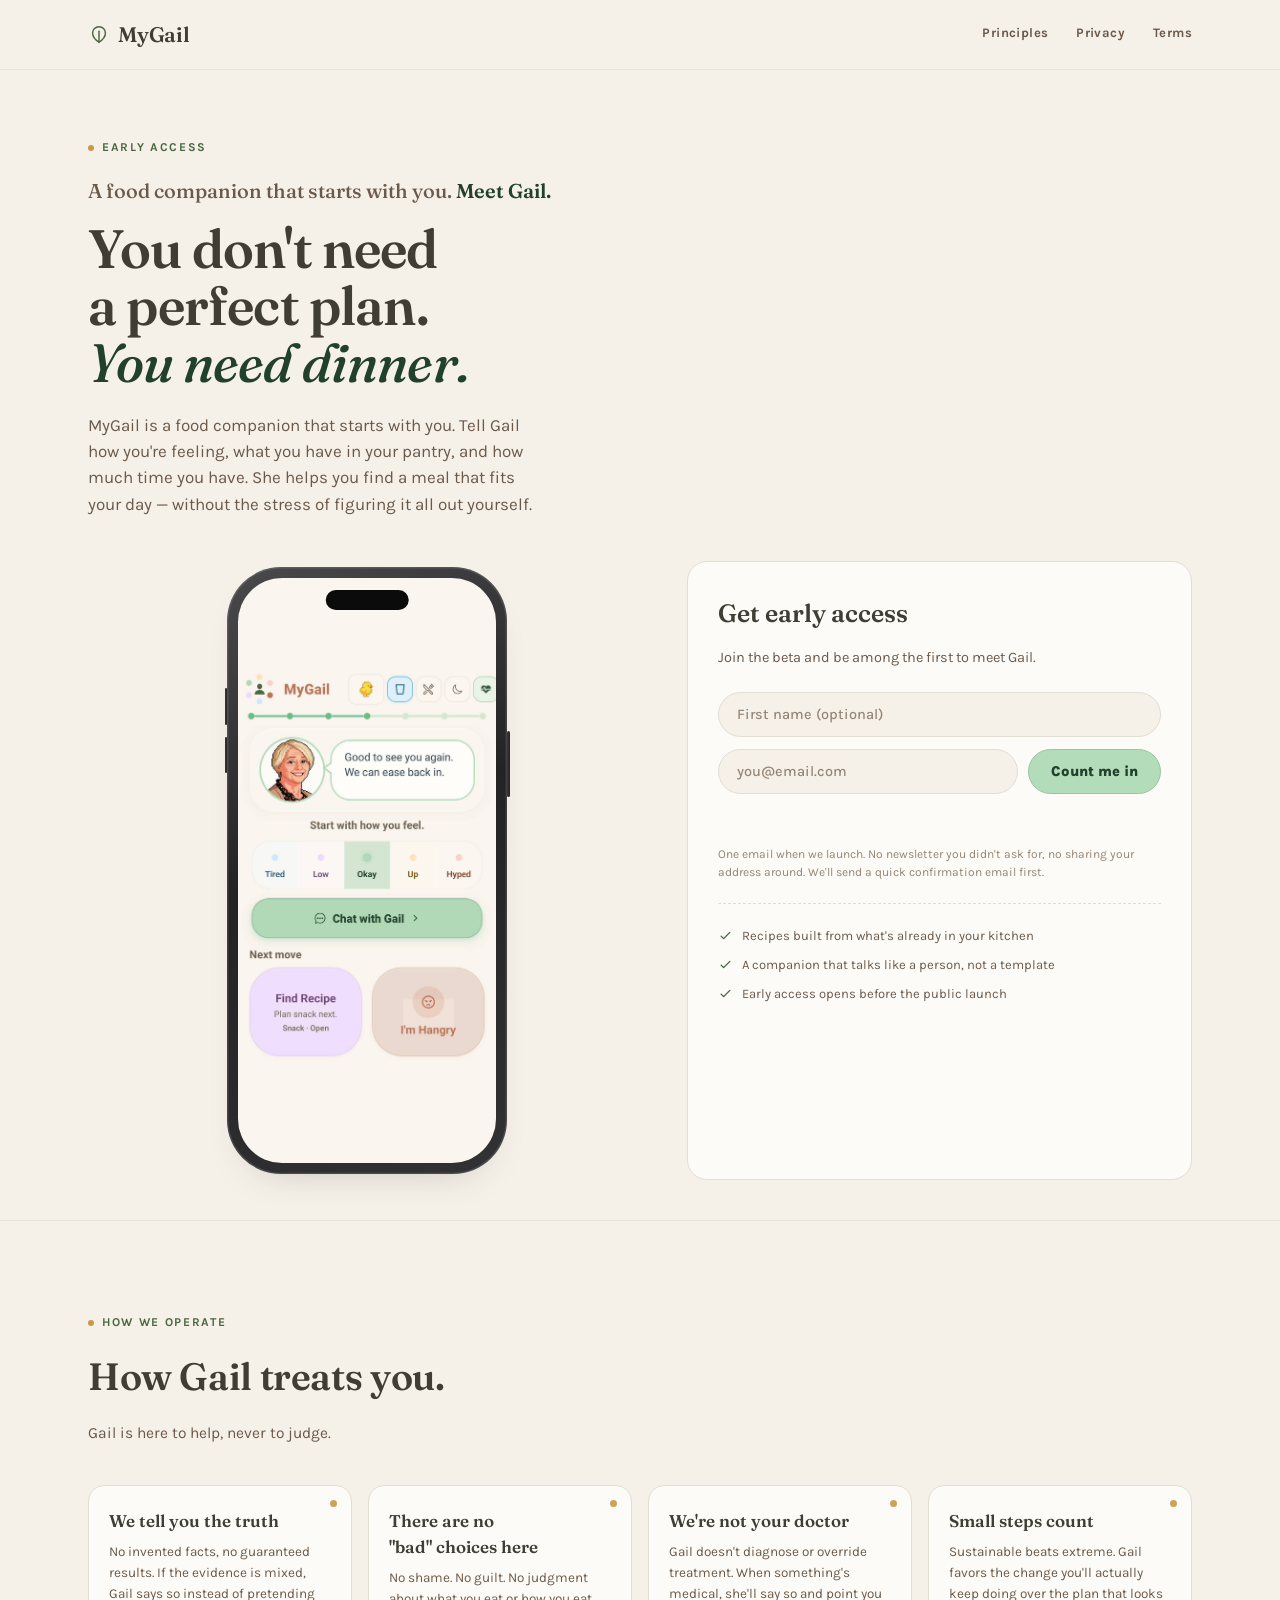
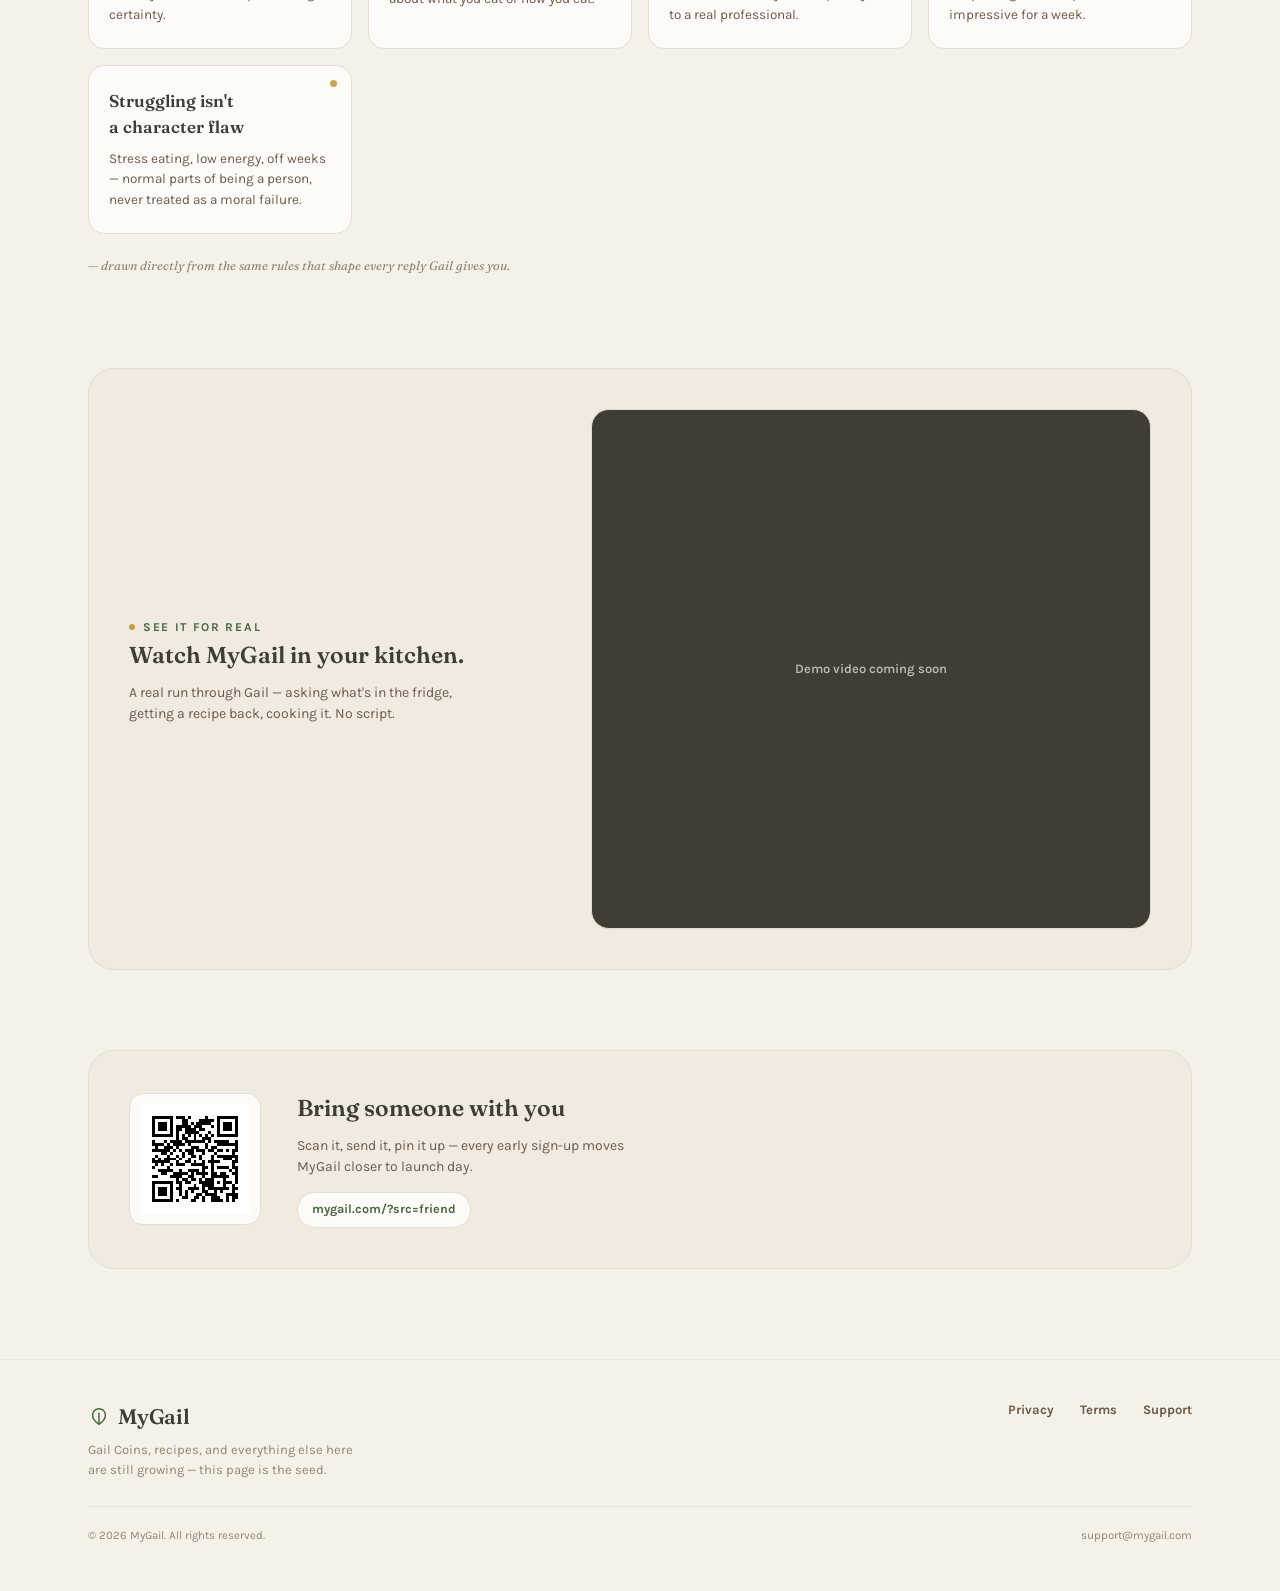
<file: index.html>
<!doctype html>
<html lang="en">
<head>
<meta charset="utf-8">
<meta name="viewport" content="width=device-width,initial-scale=1">
<title>MyGail — Get Early Access</title>
<meta name="description" content="MyGail is a food companion that starts with you. Tell Gail how you're feeling, what's in your pantry, and how much time you have — she helps you find a meal that fits your day. Join the beta.">
<link rel="preconnect" href="https://fonts.googleapis.com">
<link rel="preconnect" href="https://fonts.gstatic.com" crossorigin>
<link href="https://fonts.googleapis.com/css2?family=Fraunces:ital,opsz,wght@0,9..144,400..600;1,9..144,500&family=Karla:wght@500;600;700;800&display=swap" rel="stylesheet">
<!--
  Analytics: not wired up yet. Once you pick a tool (Plausible is a good
  privacy-friendly default that pairs well with a waitlist page), drop its
  snippet here. Example for Plausible:
  <script defer data-domain="mygail.com" src="https://plausible.io/js/script.js"></script>
-->
<style>
  :root {
    --ground: #F5F0E8;
    --surface: #FDFBF7;
    --surface-dim: #F1EAE0;
    --border: #E3DED4;
    --border-soft: #EAE4D9;
    --ink: #3F3D34;
    --ink-soft: #6B5A4A;
    --ink-faint: #948573;
    --sage: #B3DDBA;
    --sage-border: #9AC5A2;
    --sage-deep: #21412C;
    --moss: #4A6741;
    --honey: #C79A45;
    --honey-soft: #F1E4C8;
    --dinner-fill: #FFE8E3;
    --dinner-border: #EDC2B8;
    --shadow-soft: 0 18px 40px -28px rgba(63, 61, 52, 0.35);
    --radius-card: 20px;
    --radius-pill: 999px;
    --max: 1160px;
  }

  * { box-sizing: border-box; }
  html { scroll-behavior: smooth; }

  body {
    margin: 0;
    background: var(--ground);
    color: var(--ink);
    font-family: 'Karla', -apple-system, sans-serif;
    font-size: 16px;
    line-height: 1.55;
    -webkit-font-smoothing: antialiased;
  }

  img, svg, video { display: block; max-width: 100%; }

  a { color: inherit; }

  h1, h2, h3 {
    font-family: 'Fraunces', Georgia, serif;
    font-weight: 600;
    color: var(--ink);
    text-wrap: balance;
    margin: 0;
  }

  .wrap {
    max-width: var(--max);
    margin: 0 auto;
    padding: 0 28px;
  }

  .eyebrow {
    font-family: 'Karla', sans-serif;
    font-weight: 700;
    font-size: 12px;
    letter-spacing: 0.14em;
    text-transform: uppercase;
    color: var(--moss);
    display: inline-flex;
    align-items: center;
    gap: 8px;
  }

  .eyebrow .dot {
    width: 6px;
    height: 6px;
    border-radius: 50%;
    background: var(--honey);
  }

  /* ---------- header ---------- */
  header.site {
    position: sticky;
    top: 0;
    z-index: 20;
    background: rgba(245, 240, 232, 0.86);
    backdrop-filter: blur(10px);
    border-bottom: 1px solid var(--border-soft);
  }
  header.site .bar {
    display: flex;
    align-items: center;
    justify-content: space-between;
    padding: 18px 28px;
  }
  .wordmark {
    font-family: 'Fraunces', serif;
    font-weight: 600;
    font-size: 21px;
    letter-spacing: -0.01em;
    display: flex;
    align-items: center;
    gap: 8px;
    text-decoration: none;
    color: var(--ink);
  }
  .wordmark svg { width: 22px; height: 22px; }
  nav.site-nav {
    display: flex;
    gap: 28px;
    font-size: 13px;
    font-weight: 700;
    letter-spacing: 0.03em;
  }
  nav.site-nav a {
    text-decoration: none;
    color: var(--ink-soft);
    border-bottom: 1px solid transparent;
    padding-bottom: 2px;
    transition: color 0.15s ease, border-color 0.15s ease;
  }
  nav.site-nav a:hover, nav.site-nav a:focus-visible {
    color: var(--sage-deep);
    border-color: var(--sage-border);
  }
  @media (max-width: 620px) {
    nav.site-nav { display: none; }
  }

  /* ---------- hero ---------- */
  .hero {
    padding: 64px 0 40px;
  }
  .hero-head {
    max-width: 640px;
    margin-bottom: 44px;
  }
  .hero-head .eyebrow { margin-bottom: 18px; }
  .hero-lead {
    font-family: 'Fraunces', Georgia, serif;
    font-size: 20px;
    font-weight: 500;
    color: var(--ink-soft);
    margin: 0 0 14px;
  }
  .hero-lead strong { color: var(--sage-deep); font-weight: 600; }
  .hero-head h1 {
    font-size: clamp(34px, 5.4vw, 54px);
    line-height: 1.06;
    letter-spacing: -0.015em;
  }
  .hero-head h1 em {
    font-style: italic;
    font-weight: 500;
    color: var(--sage-deep);
  }
  .hero-head p.sub {
    margin-top: 20px;
    font-size: 17px;
    color: var(--ink-soft);
    max-width: 46ch;
  }

  .hero-grid {
    display: grid;
    grid-template-columns: minmax(0, 1.05fr) minmax(0, 0.95fr);
    gap: 40px;
    align-items: start;
  }
  @media (max-width: 880px) {
    .hero-grid { grid-template-columns: 1fr; gap: 32px; }
  }

  /* ---------- phone demo (real iPhone-style frame) ---------- */
  .phone-stage {
    display: flex;
    justify-content: center;
    padding: 6px 26px;
  }
  .phone {
    position: relative;
    width: 100%;
    max-width: 280px;
    aspect-ratio: 9 / 19.5;
    background: linear-gradient(155deg, #4a4a4d, #232325 45%, #323234 100%);
    border-radius: 54px;
    padding: 11px;
    box-shadow: var(--shadow-soft), inset 0 0 0 1.5px rgba(255,255,255,0.12);
  }
  .phone-btn {
    position: absolute;
    background: linear-gradient(90deg, #3a3a3c, #232325);
    border-radius: 3px;
  }
  .phone-btn-power { right: -2.5px; top: 27%; width: 2.5px; height: 11%; }
  .phone-btn-vol-up { left: -2.5px; top: 20%; width: 2.5px; height: 6%; }
  .phone-btn-vol-down { left: -2.5px; top: 28%; width: 2.5px; height: 6%; }
  .phone-screen {
    background: #FAF5EF;
    border-radius: 44px;
    height: 100%;
    position: relative;
    overflow: hidden;
    font-family: -apple-system, BlinkMacSystemFont, 'Segoe UI', Roboto, sans-serif;
  }
  .dynamic-island {
    position: absolute;
    top: 12px;
    left: 50%;
    transform: translateX(-50%);
    width: 32%;
    height: 3.2%;
    min-height: 20px;
    background: #0b0b0c;
    border-radius: 999px;
    z-index: 3;
  }
  .phone-real-shot {
    position: absolute;
    top: 15%;
    left: 0;
    right: 0;
    bottom: 0;
    width: 100%;
    height: 85%;
    object-fit: contain;
    object-position: top center;
    z-index: 1;
  }
  .phone-header {
    display: flex;
    align-items: center;
    gap: 9px;
    margin-bottom: 16px;
  }
  .phone-avatar {
    width: 34px;
    height: 34px;
    border-radius: 50%;
    overflow: hidden;
    border: 2px solid #B1D8B7;
    background: #fff;
    flex-shrink: 0;
  }
  .phone-avatar img {
    width: 100%;
    height: 100%;
    object-fit: cover;
    display: block;
  }
  .phone-header .name {
    font-weight: 800;
    font-size: 13.5px;
    color: var(--ink);
  }
  .phone-header .status {
    font-size: 11px;
    color: var(--moss);
    font-weight: 600;
  }

  .thread {
    flex: 1;
    display: flex;
    flex-direction: column;
    gap: 10px;
    justify-content: flex-end;
  }

  /* Bubble shape, colors, and side tail match the real ChatScreen exactly:
     white fill, a 2px identity-colored border (sage for Gail, blue for the
     user), uniform rounded corners, and a small triangular tail — not the
     generic solid-fill/cut-corner bubble pattern most chat mockups use. */
  .bubble {
    position: relative;
    max-width: 84%;
    padding: 10px 13px;
    border-radius: 20px;
    border-width: 2px;
    border-style: solid;
    background: #FFFFFF;
    color: #334155;
    font-size: 13.5px;
    font-weight: 600;
    line-height: 1.42;
    opacity: 0;
    transform: translateY(6px);
    animation: rise 0.38s ease forwards;
    box-shadow: 0 2px 8px rgba(63, 61, 52, 0.08);
  }
  @keyframes rise {
    to { opacity: 1; transform: translateY(0); }
  }
  .bubble.user {
    align-self: flex-end;
    border-color: #9EC4D1;
    margin-right: 8px;
  }
  .bubble.gail {
    align-self: flex-start;
    border-color: #B1D8B7;
    margin-left: 8px;
  }
  .bubble.gail::before, .bubble.gail::after,
  .bubble.user::before, .bubble.user::after {
    content: "";
    position: absolute;
    top: 50%;
    width: 0;
    height: 0;
    border-top: 6px solid transparent;
    border-bottom: 6px solid transparent;
  }
  .bubble.gail::before { left: -8px; margin-top: -6px; border-right: 8px solid #B1D8B7; }
  .bubble.gail::after { left: -6px; margin-top: -5px; border-top-width: 5px; border-bottom-width: 5px; border-right: 7px solid #FFFFFF; }
  .bubble.user::before { right: -8px; margin-top: -6px; border-left: 8px solid #9EC4D1; }
  .bubble.user::after { right: -6px; margin-top: -5px; border-top-width: 5px; border-bottom-width: 5px; border-left: 7px solid #FFFFFF; }
  .bubble.gail .cursor {
    display: inline-block;
    width: 2px;
    height: 12px;
    background: var(--ink-faint);
    margin-left: 2px;
    vertical-align: -2px;
    animation: blink 0.9s step-end infinite;
  }
  @keyframes blink { 50% { opacity: 0; } }

  /* Recipe card mirrors ChatRecipeCard's real cream/tan surface, not a
     generic accent-colored card. */
  .recipe-card {
    align-self: flex-start;
    max-width: 84%;
    background: #FFFDF9;
    border: 1px solid #E2D8CB;
    border-radius: 16px;
    padding: 11px 13px;
    margin-left: 8px;
    opacity: 0;
    transform: translateY(6px) scale(0.97);
    animation: rise 0.42s ease forwards;
  }
  .recipe-card .tag {
    display: inline-block;
    font-size: 10px;
    font-weight: 900;
    letter-spacing: 0.06em;
    text-transform: uppercase;
    color: #4F8A47;
    background: #E4F4E0;
    padding: 2px 8px;
    border-radius: 999px;
    margin-bottom: 6px;
  }
  .recipe-card .name {
    font-weight: 800;
    font-size: 15px;
    color: #334155;
    margin-bottom: 5px;
  }
  .recipe-card .meta {
    display: flex;
    gap: 10px;
    font-size: 11px;
    font-weight: 700;
    color: #64748B;
  }

  .phone-input {
    margin-top: 14px;
    display: flex;
    align-items: center;
    gap: 8px;
    background: var(--surface);
    border: 1px solid var(--border);
    border-radius: var(--radius-pill);
    padding: 9px 8px 9px 15px;
  }
  .phone-input .ph {
    flex: 1;
    font-size: 12px;
    font-weight: 500;
    color: var(--ink-faint);
  }
  .phone-input .send {
    width: 26px;
    height: 26px;
    border-radius: 50%;
    background: var(--sage-deep);
    flex-shrink: 0;
  }

  /* ---------- signup card ---------- */
  .signup-card {
    background: var(--surface);
    border: 1px solid var(--border);
    border-radius: var(--radius-card);
    padding: 32px 30px 28px;
    height: 100%;
  }
  .signup-card h2 {
    font-size: 25px;
    margin-bottom: 10px;
  }
  .signup-card p.lead {
    color: var(--ink-soft);
    font-size: 14.5px;
    margin-bottom: 22px;
    max-width: 40ch;
  }
  form.signup {
    display: flex;
    flex-direction: column;
    gap: 12px;
  }
  .field-row {
    display: flex;
    gap: 10px;
  }
  input[type="email"], input.name-field {
    flex: 1;
    width: 100%;
    font-family: 'Karla', sans-serif;
    font-size: 14.5px;
    font-weight: 600;
    color: var(--ink);
    background: var(--ground);
    border: 1px solid var(--border);
    border-radius: var(--radius-pill);
    padding: 13px 18px;
    outline: none;
    transition: border-color 0.15s ease, box-shadow 0.15s ease;
  }
  input[type="email"]::placeholder, input.name-field::placeholder { color: var(--ink-faint); font-weight: 500; }
  input[type="email"]:focus-visible, input.name-field:focus-visible {
    border-color: var(--sage-border);
    box-shadow: 0 0 0 3px rgba(154, 197, 162, 0.35);
  }
  button.cta {
    font-family: 'Karla', sans-serif;
    font-weight: 800;
    font-size: 14.5px;
    color: var(--sage-deep);
    background: var(--sage);
    border: 1px solid var(--sage-border);
    border-radius: var(--radius-pill);
    padding: 13px 22px;
    cursor: pointer;
    transition: transform 0.12s ease, background 0.15s ease;
  }
  button.cta:hover { background: #A5D4AD; }
  button.cta:active { transform: scale(0.98); }
  button.cta:focus-visible { outline: 3px solid var(--sage-deep); outline-offset: 2px; }
  button.cta:disabled { opacity: 0.6; cursor: default; }

  .fine-print {
    margin-top: 14px;
    font-size: 12px;
    color: var(--ink-faint);
    line-height: 1.5;
  }

  .form-note {
    margin-top: 12px;
    font-size: 13px;
    font-weight: 600;
    line-height: 1.5;
  }
  .form-note.ok { color: var(--moss); }
  .form-note.err { color: #8A4A3A; }

  .signup-divider {
    margin: 22px 0;
    border-top: 1px dashed var(--border);
  }

  .signup-facts {
    display: flex;
    flex-direction: column;
    gap: 9px;
  }
  .signup-facts .fact {
    display: flex;
    gap: 9px;
    align-items: flex-start;
    font-size: 13px;
    color: var(--ink-soft);
  }
  .signup-facts svg { flex-shrink: 0; margin-top: 2px; width: 15px; height: 15px; color: var(--moss); }

  /* ---------- principles ---------- */
  .principles {
    padding: 88px 0 70px;
    border-top: 1px solid var(--border-soft);
  }
  .section-head {
    max-width: 620px;
    margin-bottom: 40px;
  }
  .section-head .eyebrow { margin-bottom: 16px; }
  .section-head h2 {
    font-size: clamp(28px, 3.6vw, 38px);
    letter-spacing: -0.01em;
  }
  .section-head p {
    margin-top: 14px;
    color: var(--ink-soft);
    font-size: 15.5px;
    max-width: 52ch;
  }

  .principle-grid {
    display: grid;
    grid-template-columns: repeat(auto-fit, minmax(230px, 1fr));
    gap: 16px;
  }
  .principle-card {
    background: var(--surface);
    border: 1px solid var(--border);
    border-radius: 16px;
    padding: 22px 20px;
    position: relative;
  }
  .principle-card::before {
    content: "";
    position: absolute;
    top: 14px;
    right: 14px;
    width: 7px;
    height: 7px;
    border-radius: 50%;
    background: var(--honey);
    opacity: 0.9;
  }
  .principle-card h3 {
    font-size: 17px;
    font-weight: 600;
    margin-bottom: 8px;
    padding-right: 14px;
  }
  .principle-card p {
    font-size: 13.5px;
    color: var(--ink-soft);
    line-height: 1.55;
    margin: 0;
  }
  .principle-source {
    margin-top: 22px;
    font-size: 12.5px;
    color: var(--ink-faint);
    font-style: italic;
    font-family: 'Fraunces', serif;
  }

  /* ---------- demo video ---------- */
  .demo {
    padding: 10px 0 70px;
  }
  .demo-frame {
    background: var(--surface-dim);
    border: 1px solid var(--border);
    border-radius: 26px;
    padding: 40px;
    display: grid;
    grid-template-columns: 1fr minmax(0, 560px);
    gap: 36px;
    align-items: center;
  }
  @media (max-width: 780px) {
    .demo-frame { grid-template-columns: 1fr; padding: 32px 24px; }
  }
  .demo-copy h2 { font-size: 23px; margin-bottom: 8px; }
  .demo-copy p { color: var(--ink-soft); font-size: 14px; max-width: 42ch; margin: 0; }
  .demo-video {
    width: 100%;
    aspect-ratio: 9 / 16;
    max-height: 520px;
    background: var(--ink);
    border-radius: 18px;
    border: 1px solid var(--border);
    overflow: hidden;
  }
  .demo-video video { width: 100%; height: 100%; object-fit: cover; }
  .demo-video .demo-pending {
    width: 100%;
    height: 100%;
    display: flex;
    align-items: center;
    justify-content: center;
    padding: 24px;
    text-align: center;
    color: var(--ground);
    font-size: 13px;
    font-weight: 600;
    opacity: 0.7;
  }

  /* ---------- share / qr ---------- */
  .share {
    padding: 10px 0 90px;
  }
  .share-card {
    background: var(--surface-dim);
    border: 1px solid var(--border);
    border-radius: 26px;
    padding: 40px;
    display: grid;
    grid-template-columns: auto 1fr;
    gap: 36px;
    align-items: center;
  }
  @media (max-width: 700px) {
    .share-card { grid-template-columns: 1fr; justify-items: center; text-align: center; padding: 32px 24px; }
  }
  .qr-tile {
    width: 132px;
    height: 132px;
    background: var(--surface);
    border: 1px solid var(--border);
    border-radius: 14px;
    padding: 10px;
    flex-shrink: 0;
  }
  .qr-tile img { width: 100%; height: 100%; display: block; }
  .share-copy h2 {
    font-size: 23px;
    margin-bottom: 8px;
  }
  .share-copy p {
    color: var(--ink-soft);
    font-size: 14px;
    max-width: 46ch;
    margin: 0 0 14px;
  }
  .share-tag {
    display: inline-flex;
    align-items: center;
    gap: 7px;
    background: var(--surface);
    border: 1px solid var(--border);
    border-radius: var(--radius-pill);
    padding: 7px 14px;
    font-size: 12.5px;
    font-weight: 700;
    color: var(--moss);
    font-family: 'Karla', monospace;
  }

  /* ---------- footer ---------- */
  footer.site {
    border-top: 1px solid var(--border-soft);
    padding: 40px 0 46px;
  }
  .footer-row {
    display: flex;
    justify-content: space-between;
    align-items: flex-start;
    gap: 24px;
    flex-wrap: wrap;
  }
  .footer-brand .wordmark { margin-bottom: 8px; }
  .footer-brand p {
    font-size: 13px;
    color: var(--ink-faint);
    max-width: 34ch;
    margin: 0;
  }
  .footer-links {
    display: flex;
    gap: 26px;
    font-size: 13px;
    font-weight: 700;
  }
  .footer-links a { text-decoration: none; color: var(--ink-soft); }
  .footer-links a:hover { color: var(--sage-deep); }
  .footer-legal {
    margin-top: 26px;
    padding-top: 20px;
    border-top: 1px solid var(--border-soft);
    font-size: 11.5px;
    color: var(--ink-faint);
    display: flex;
    justify-content: space-between;
    flex-wrap: wrap;
    gap: 8px;
  }

  @media (prefers-reduced-motion: reduce) {
    .bubble, .recipe-card { animation-duration: 0.01ms !important; }
    .cursor { animation: none !important; }
  }
</style>
</head>
<body>

<header class="site">
  <div class="wrap bar">
    <a class="wordmark" href="#top">
      <svg viewBox="0 0 24 24" fill="none"><path d="M12 21c-4-2.5-7-6-7-10a7 7 0 0 1 14 0c0 4-3 7.5-7 10Z" stroke="#4A6741" stroke-width="1.6"/><path d="M12 21V9" stroke="#4A6741" stroke-width="1.6" stroke-linecap="round"/></svg>
      MyGail
    </a>
    <nav class="site-nav">
      <a href="#principles">Principles</a>
      <a href="privacy.html">Privacy</a>
      <a href="terms.html">Terms</a>
    </nav>
  </div>
</header>

<main id="top">
  <section class="hero">
    <div class="wrap">
      <div class="hero-head">
        <span class="eyebrow"><span class="dot"></span>Early access</span>
        <p class="hero-lead">A food companion that starts with you. <strong>Meet Gail.</strong></p>
        <h1>You don't need a perfect plan.<br><em>You need dinner.</em></h1>
        <p class="sub">MyGail is a food companion that starts with you. Tell Gail how you're feeling, what you have in your pantry, and how much time you have. She helps you find a meal that fits your day — without the stress of figuring it all out yourself.</p>
      </div>

      <div class="hero-grid">
        <div class="phone-stage">
          <div class="phone">
            <div class="phone-btn phone-btn-power"></div>
            <div class="phone-btn phone-btn-vol-up"></div>
            <div class="phone-btn phone-btn-vol-down"></div>
            <div class="phone-screen">
              <div class="dynamic-island"></div>
              <img class="phone-real-shot" src="assets/home-screenshot.jpg" alt="MyGail Home screen — real screenshot of the app" />
            </div>
          </div>
        </div>

        <div class="signup-card">
          <h2>Get early access</h2>
          <p class="lead">Join the beta and be among the first to meet Gail.</p>
          <form class="signup" id="signupForm" action="https://app.kit.com/forms/9848739/subscriptions" method="post">
            <input type="text" name="fields[first_name]" id="signupName" class="name-field" placeholder="First name (optional)" aria-label="First name" />
            <div class="field-row">
              <input type="email" name="email_address" id="signupEmail" placeholder="you@email.com" required aria-label="Email address" />
              <button class="cta" type="submit">Count me in</button>
            </div>
            <p class="form-note" id="signupNote" role="status" aria-live="polite"></p>
          </form>
          <p class="fine-print">One email when we launch. No newsletter you didn't ask for, no sharing your address around. We'll send a quick confirmation email first.</p>

          <div class="signup-divider"></div>

          <div class="signup-facts">
            <div class="fact">
              <svg viewBox="0 0 24 24" fill="none"><path d="M5 13l4 4L19 7" stroke="currentColor" stroke-width="2.2" stroke-linecap="round" stroke-linejoin="round"/></svg>
              Recipes built from what's already in your kitchen
            </div>
            <div class="fact">
              <svg viewBox="0 0 24 24" fill="none"><path d="M5 13l4 4L19 7" stroke="currentColor" stroke-width="2.2" stroke-linecap="round" stroke-linejoin="round"/></svg>
              A companion that talks like a person, not a template
            </div>
            <div class="fact">
              <svg viewBox="0 0 24 24" fill="none"><path d="M5 13l4 4L19 7" stroke="currentColor" stroke-width="2.2" stroke-linecap="round" stroke-linejoin="round"/></svg>
              Early access opens before the public launch
            </div>
          </div>
        </div>
      </div>
    </div>
  </section>

  <section class="principles" id="principles">
    <div class="wrap">
      <div class="section-head">
        <span class="eyebrow"><span class="dot"></span>How we operate</span>
        <h2>How Gail treats you.</h2>
        <p>Gail is here to help, never to judge.</p>
      </div>
      <div class="principle-grid">
        <div class="principle-card">
          <h3>We tell you the truth</h3>
          <p>No invented facts, no guaranteed results. If the evidence is mixed, Gail says so instead of pretending certainty.</p>
        </div>
        <div class="principle-card">
          <h3>There are no "bad" choices here</h3>
          <p>No shame. No guilt. No judgment about what you eat or how you eat.</p>
        </div>
        <div class="principle-card">
          <h3>We're not your doctor</h3>
          <p>Gail doesn't diagnose or override treatment. When something's medical, she'll say so and point you to a real professional.</p>
        </div>
        <div class="principle-card">
          <h3>Small steps count</h3>
          <p>Sustainable beats extreme. Gail favors the change you'll actually keep doing over the plan that looks impressive for a week.</p>
        </div>
        <div class="principle-card">
          <h3>Struggling isn't a character flaw</h3>
          <p>Stress eating, low energy, off weeks — normal parts of being a person, never treated as a moral failure.</p>
        </div>
      </div>
      <p class="principle-source">— drawn directly from the same rules that shape every reply Gail gives you.</p>
    </div>
  </section>

  <section class="demo">
    <div class="wrap">
      <div class="demo-frame">
        <div class="demo-copy">
          <span class="eyebrow"><span class="dot"></span>See it for real</span>
          <h2>Watch MyGail in your kitchen.</h2>
          <p>A real run through Gail — asking what's in the fridge, getting a recipe back, cooking it. No script.</p>
        </div>
        <!--
          Video pending. Swap the div below for:
          <video controls poster="assets/demo-poster.jpg" preload="none">
            <source src="assets/demo.mp4" type="video/mp4">
          </video>
          Use a real screen recording trimmed to ~20-40s and compressed
          (the raw Desktop recordings are 35-280MB — way too big to ship on
          a landing page; run them through ffmpeg / HandBrake first).
        -->
        <div class="demo-video">
          <div class="demo-pending">Demo video coming soon</div>
        </div>
      </div>
    </div>
  </section>

  <section class="share">
    <div class="wrap">
      <div class="share-card">
        <a class="qr-tile" href="https://mygail.com/?src=friend" aria-label="Open the MyGail early access page">
          <img src="assets/mygail-friend-qr.svg" alt="QR code for the MyGail early access page" />
        </a>
        <div class="share-copy">
          <h2>Bring someone with you</h2>
          <p>Scan it, send it, pin it up — every early sign-up moves MyGail closer to launch day.</p>
          <span class="share-tag">mygail.com/?src=friend</span>
        </div>
      </div>
    </div>
  </section>
</main>

<footer class="site">
  <div class="wrap">
    <div class="footer-row">
      <div class="footer-brand">
        <a class="wordmark" href="#top">
          <svg viewBox="0 0 24 24" fill="none"><path d="M12 21c-4-2.5-7-6-7-10a7 7 0 0 1 14 0c0 4-3 7.5-7 10Z" stroke="#4A6741" stroke-width="1.6"/><path d="M12 21V9" stroke="#4A6741" stroke-width="1.6" stroke-linecap="round"/></svg>
          MyGail
        </a>
        <p>Gail Coins, recipes, and everything else here are still growing — this page is the seed.</p>
      </div>
      <div class="footer-links">
        <a href="privacy.html">Privacy</a>
        <a href="terms.html">Terms</a>
        <a href="mailto:support@mygail.com">Support</a>
      </div>
    </div>
    <div class="footer-legal">
      <span>&copy; 2026 MyGail. All rights reserved.</span>
      <span>support@mygail.com</span>
    </div>
  </div>
</footer>

<script>
// Kit signup wiring — live form 9848739. This uses Kit's credential-free
// public form endpoint; confirmation and welcome emails are configured in Kit.
(function () {
  var form = document.getElementById('signupForm');
  var emailInput = document.getElementById('signupEmail');
  var note = document.getElementById('signupNote');
  var button = form.querySelector('button.cta');

  function setNote(text, kind) {
    note.textContent = text;
    note.className = 'form-note' + (kind ? ' ' + kind : '');
  }

  form.addEventListener('submit', async function (e) {
    e.preventDefault();

    var email = emailInput.value.trim();
    if (!email) return;
    button.disabled = true;
    setNote('Sending…');

    try {
      var resp = await fetch(form.action, {
        method: 'POST',
        headers: { 'Accept': 'application/json' },
        body: new FormData(form)
      });
      var data = await resp.json().catch(function () { return {}; });

      if (resp.ok && data.status === 'success') {
        setNote('Almost there — check your email to confirm.', 'ok');
        form.reset();
      } else if (resp.ok && data.status === 'quarantined' && data.url) {
        window.location.assign(data.url);
      } else {
        setNote(data.message || "Couldn't sign you up — check the email and try again.", 'err');
      }
    } catch (err) {
      setNote("Something went wrong — try again in a moment.", 'err');
    } finally {
      button.disabled = false;
    }
  });
})();
</script>
</body>
</html>
</file>
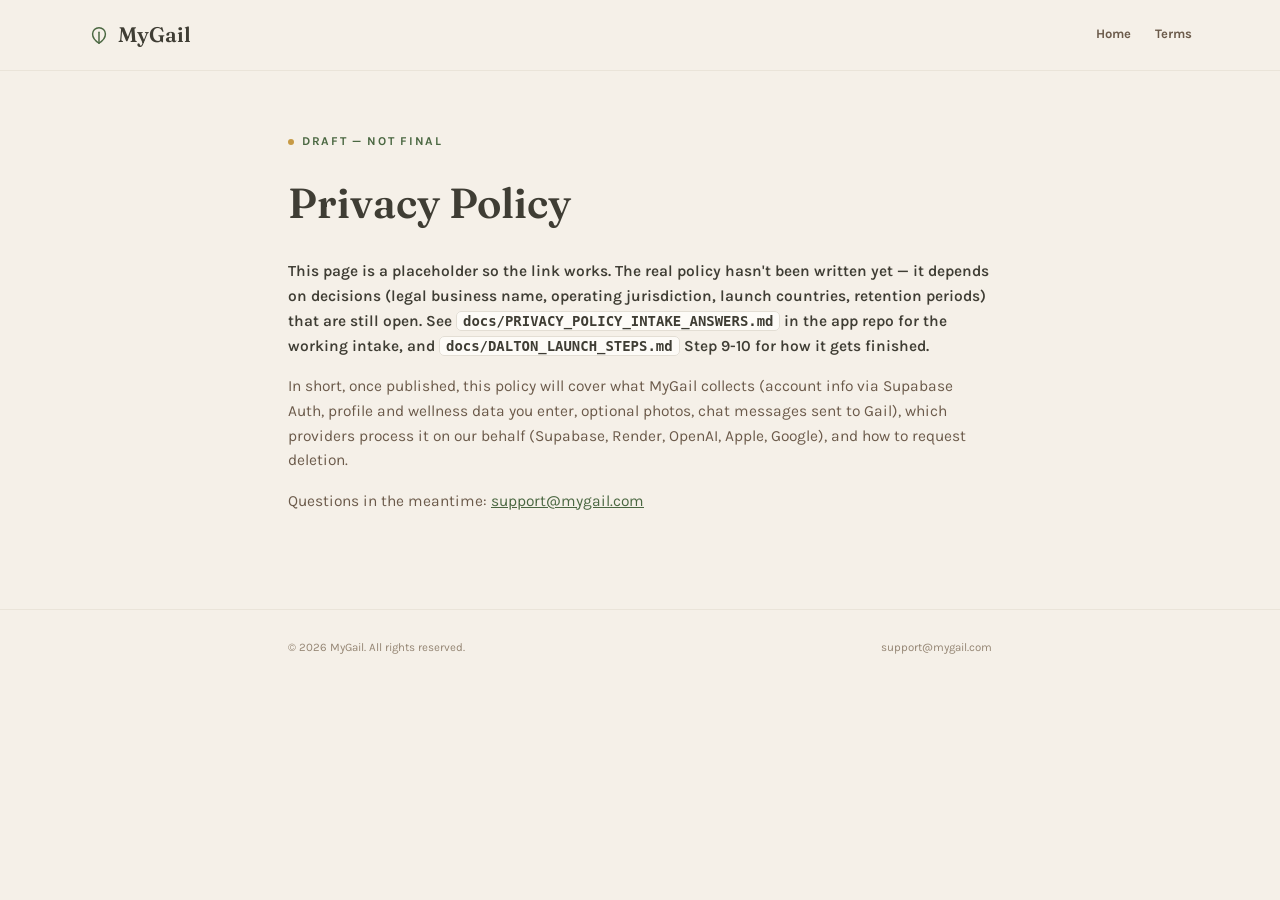
<file: privacy.html>
<!doctype html>
<html lang="en">
<head>
<meta charset="utf-8">
<meta name="viewport" content="width=device-width,initial-scale=1">
<title>Privacy Policy — MyGail</title>
<link rel="preconnect" href="https://fonts.googleapis.com">
<link rel="preconnect" href="https://fonts.gstatic.com" crossorigin>
<link href="https://fonts.googleapis.com/css2?family=Fraunces:ital,opsz,wght@0,9..144,400..600;1,9..144,500&family=Karla:wght@500;600;700;800&display=swap" rel="stylesheet">
<link rel="stylesheet" href="legal.css">
</head>
<body>
<header class="site">
  <div class="wrap bar">
    <a class="wordmark" href="index.html">
      <svg viewBox="0 0 24 24" fill="none"><path d="M12 21c-4-2.5-7-6-7-10a7 7 0 0 1 14 0c0 4-3 7.5-7 10Z" stroke="#4A6741" stroke-width="1.6"/><path d="M12 21V9" stroke="#4A6741" stroke-width="1.6" stroke-linecap="round"/></svg>
      MyGail
    </a>
    <nav class="site-nav">
      <a href="index.html">Home</a>
      <a href="terms.html">Terms</a>
    </nav>
  </div>
</header>

<main class="wrap legal">
  <span class="eyebrow"><span class="dot"></span>Draft — not final</span>
  <h1>Privacy Policy</h1>
  <p class="lead">This page is a placeholder so the link works. The real policy hasn't been written yet — it depends on decisions (legal business name, operating jurisdiction, launch countries, retention periods) that are still open. See <code>docs/PRIVACY_POLICY_INTAKE_ANSWERS.md</code> in the app repo for the working intake, and <code>docs/DALTON_LAUNCH_STEPS.md</code> Step 9-10 for how it gets finished.</p>
  <p>In short, once published, this policy will cover what MyGail collects (account info via Supabase Auth, profile and wellness data you enter, optional photos, chat messages sent to Gail), which providers process it on our behalf (Supabase, Render, OpenAI, Apple, Google), and how to request deletion.</p>
  <p>Questions in the meantime: <a href="mailto:support@mygail.com">support@mygail.com</a></p>
</main>

<footer class="site">
  <div class="wrap footer-legal">
    <span>&copy; 2026 MyGail. All rights reserved.</span>
    <span>support@mygail.com</span>
  </div>
</footer>
</body>
</html>
</file>
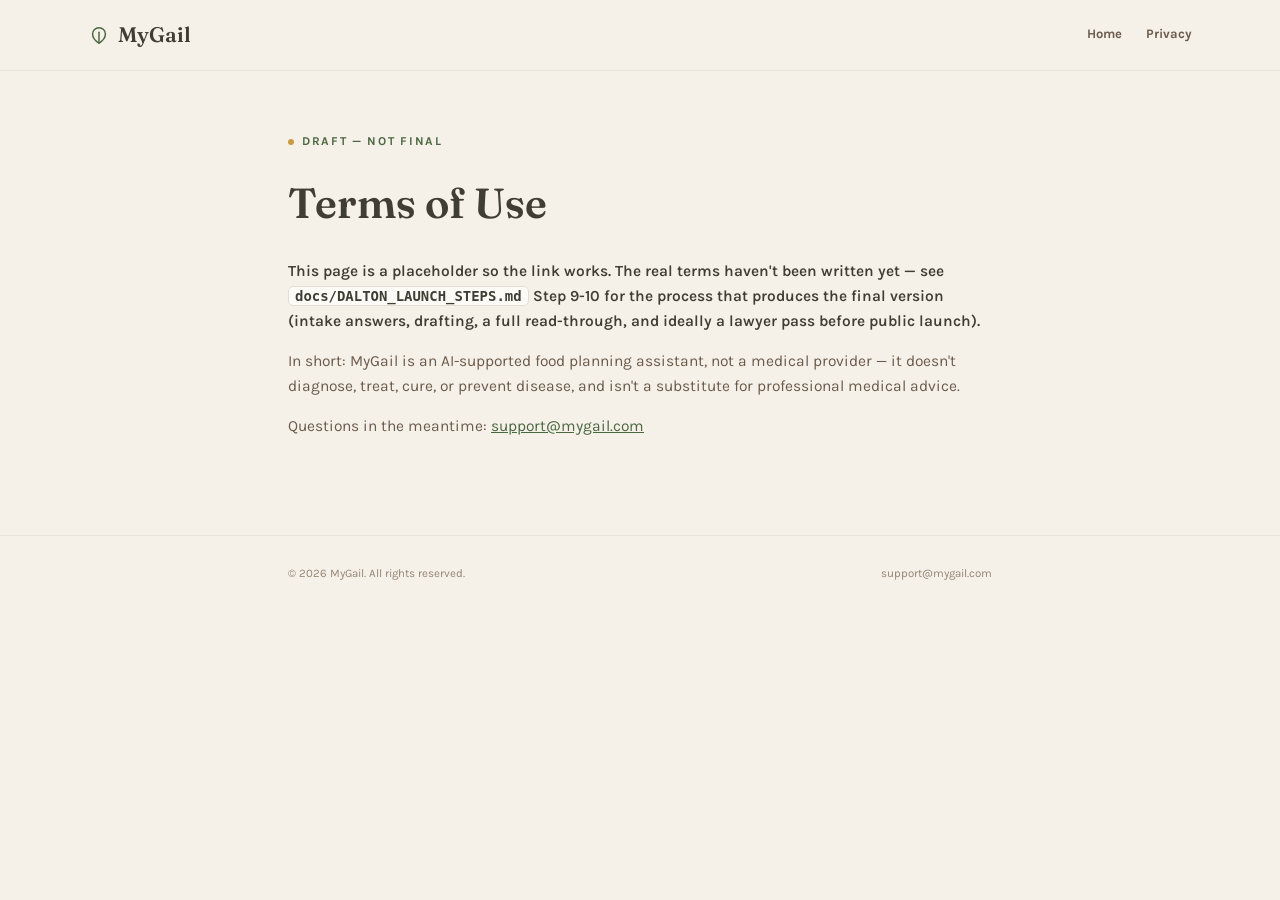
<file: terms.html>
<!doctype html>
<html lang="en">
<head>
<meta charset="utf-8">
<meta name="viewport" content="width=device-width,initial-scale=1">
<title>Terms of Use — MyGail</title>
<link rel="preconnect" href="https://fonts.googleapis.com">
<link rel="preconnect" href="https://fonts.gstatic.com" crossorigin>
<link href="https://fonts.googleapis.com/css2?family=Fraunces:ital,opsz,wght@0,9..144,400..600;1,9..144,500&family=Karla:wght@500;600;700;800&display=swap" rel="stylesheet">
<link rel="stylesheet" href="legal.css">
</head>
<body>
<header class="site">
  <div class="wrap bar">
    <a class="wordmark" href="index.html">
      <svg viewBox="0 0 24 24" fill="none"><path d="M12 21c-4-2.5-7-6-7-10a7 7 0 0 1 14 0c0 4-3 7.5-7 10Z" stroke="#4A6741" stroke-width="1.6"/><path d="M12 21V9" stroke="#4A6741" stroke-width="1.6" stroke-linecap="round"/></svg>
      MyGail
    </a>
    <nav class="site-nav">
      <a href="index.html">Home</a>
      <a href="privacy.html">Privacy</a>
    </nav>
  </div>
</header>

<main class="wrap legal">
  <span class="eyebrow"><span class="dot"></span>Draft — not final</span>
  <h1>Terms of Use</h1>
  <p class="lead">This page is a placeholder so the link works. The real terms haven't been written yet — see <code>docs/DALTON_LAUNCH_STEPS.md</code> Step 9-10 for the process that produces the final version (intake answers, drafting, a full read-through, and ideally a lawyer pass before public launch).</p>
  <p>In short: MyGail is an AI-supported food planning assistant, not a medical provider — it doesn't diagnose, treat, cure, or prevent disease, and isn't a substitute for professional medical advice.</p>
  <p>Questions in the meantime: <a href="mailto:support@mygail.com">support@mygail.com</a></p>
</main>

<footer class="site">
  <div class="wrap footer-legal">
    <span>&copy; 2026 MyGail. All rights reserved.</span>
    <span>support@mygail.com</span>
  </div>
</footer>
</body>
</html>
</file>
<file: legal.css>
:root {
  --ground: #F5F0E8;
  --surface: #FDFBF7;
  --border: #E3DED4;
  --border-soft: #EAE4D9;
  --ink: #3F3D34;
  --ink-soft: #6B5A4A;
  --ink-faint: #948573;
  --moss: #4A6741;
  --sage-deep: #21412C;
  --honey: #C79A45;
  --max: 760px;
}

* { box-sizing: border-box; }

body {
  margin: 0;
  background: var(--ground);
  color: var(--ink);
  font-family: 'Karla', -apple-system, sans-serif;
  font-size: 16px;
  line-height: 1.6;
  -webkit-font-smoothing: antialiased;
}

a { color: var(--moss); }

h1 {
  font-family: 'Fraunces', Georgia, serif;
  font-weight: 600;
  font-size: clamp(30px, 5vw, 42px);
  margin: 18px 0 22px;
}

.wrap { max-width: var(--max); margin: 0 auto; padding: 0 28px; }

header.site {
  border-bottom: 1px solid var(--border-soft);
}
header.site .bar {
  max-width: 1160px;
  margin: 0 auto;
  display: flex;
  align-items: center;
  justify-content: space-between;
  padding: 18px 28px;
}
.wordmark {
  font-family: 'Fraunces', serif;
  font-weight: 600;
  font-size: 21px;
  display: flex;
  align-items: center;
  gap: 8px;
  text-decoration: none;
  color: var(--ink);
}
.wordmark svg { width: 22px; height: 22px; }
nav.site-nav { display: flex; gap: 24px; font-size: 13px; font-weight: 700; }
nav.site-nav a { text-decoration: none; color: var(--ink-soft); }
nav.site-nav a:hover { color: var(--sage-deep); }

.eyebrow {
  font-weight: 700;
  font-size: 12px;
  letter-spacing: 0.14em;
  text-transform: uppercase;
  color: var(--moss);
  display: inline-flex;
  align-items: center;
  gap: 8px;
}
.eyebrow .dot { width: 6px; height: 6px; border-radius: 50%; background: var(--honey); }

main.legal { padding: 56px 28px 80px; }
main.legal p { color: var(--ink-soft); font-size: 15.5px; }
main.legal p.lead { color: var(--ink); font-weight: 600; }
main.legal code {
  background: var(--surface);
  border: 1px solid var(--border);
  border-radius: 5px;
  padding: 1px 6px;
  font-size: 0.9em;
}

footer.site { border-top: 1px solid var(--border-soft); padding: 28px 0; }
.footer-legal {
  font-size: 11.5px;
  color: var(--ink-faint);
  display: flex;
  justify-content: space-between;
  flex-wrap: wrap;
  gap: 8px;
}
</file>
